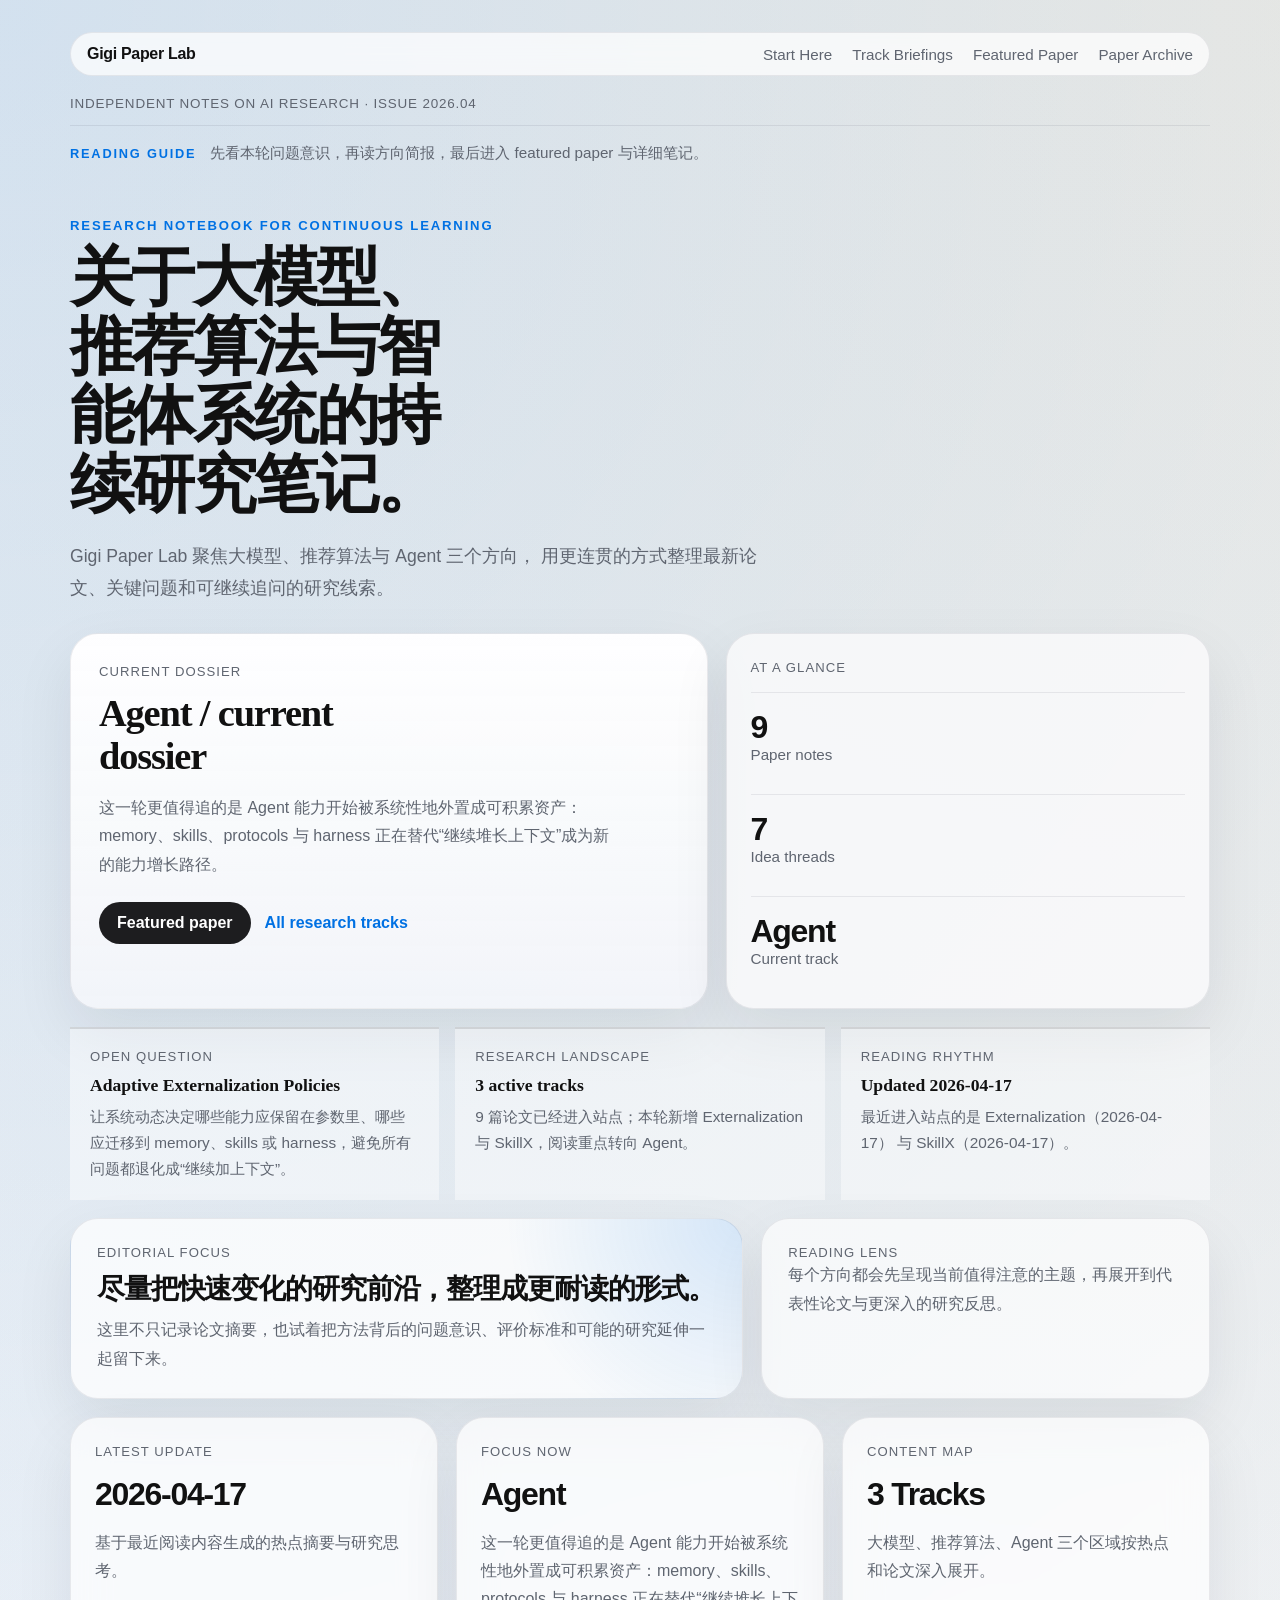
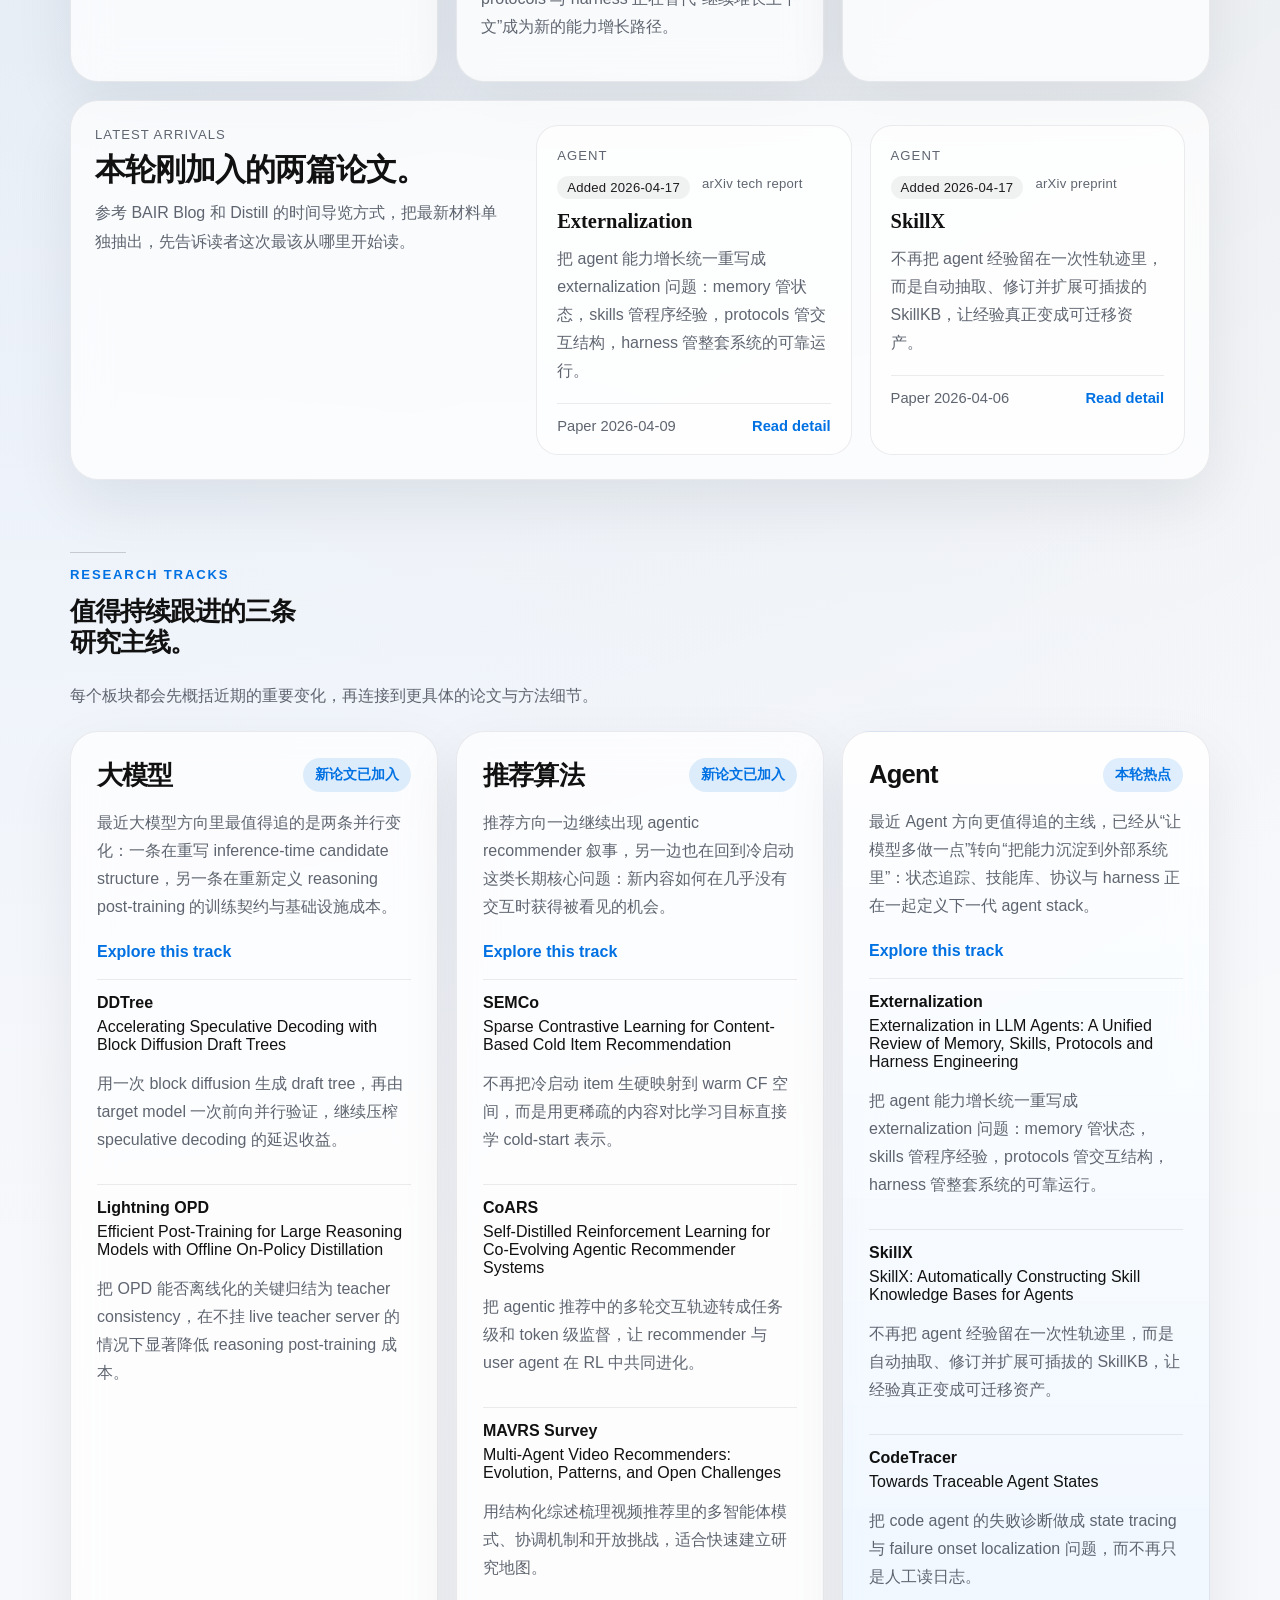
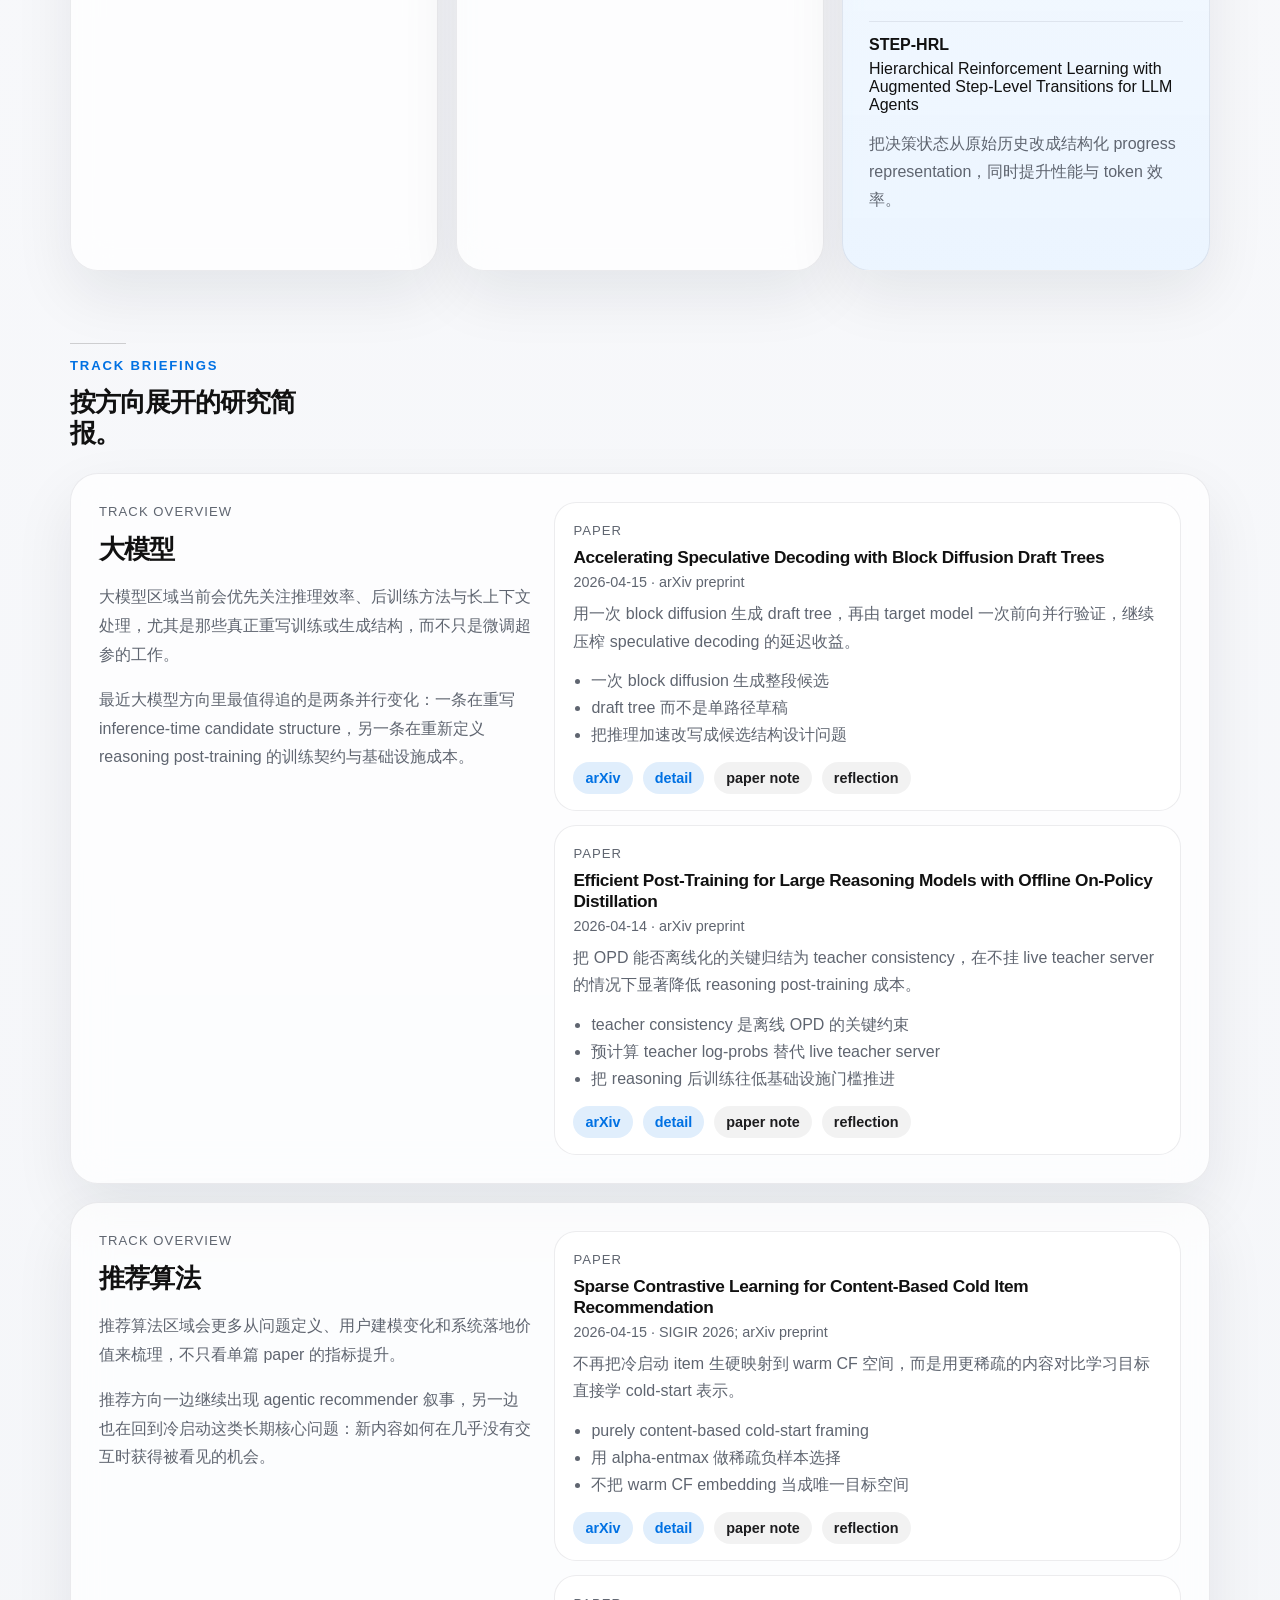
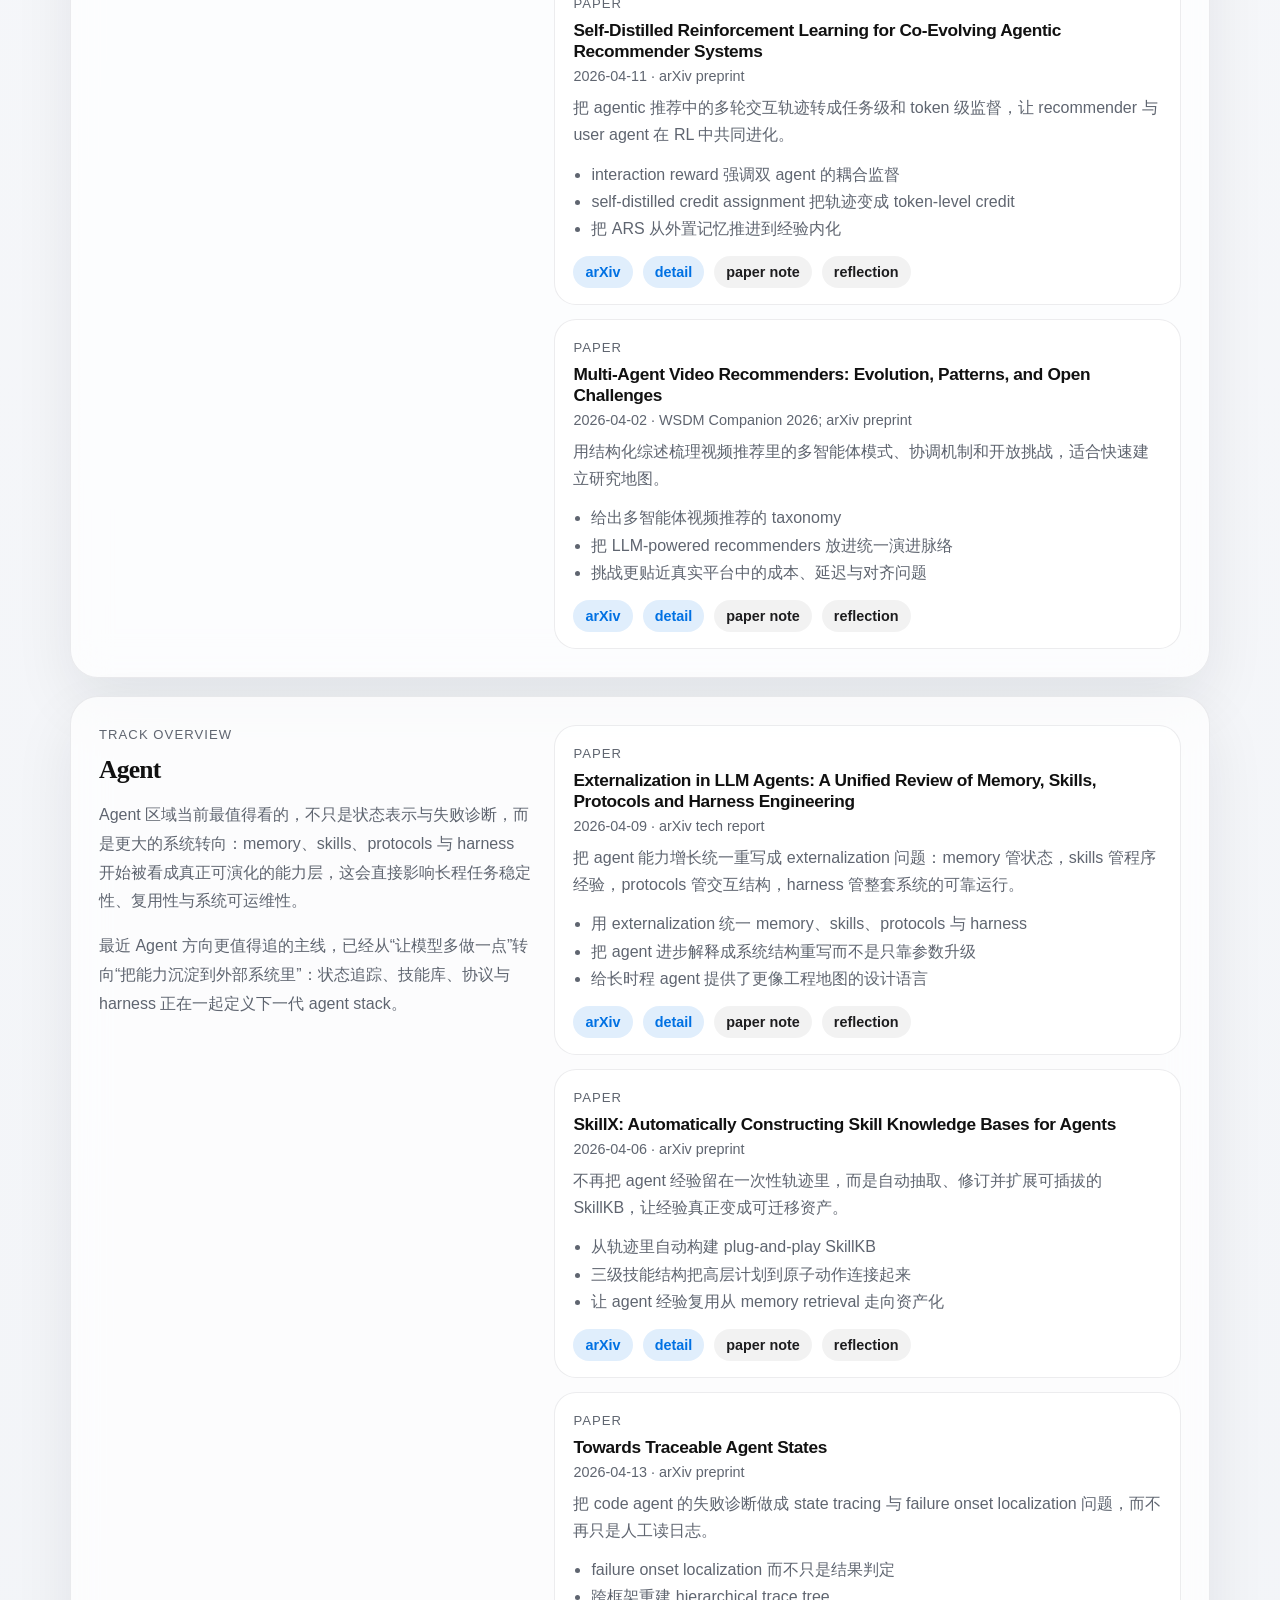
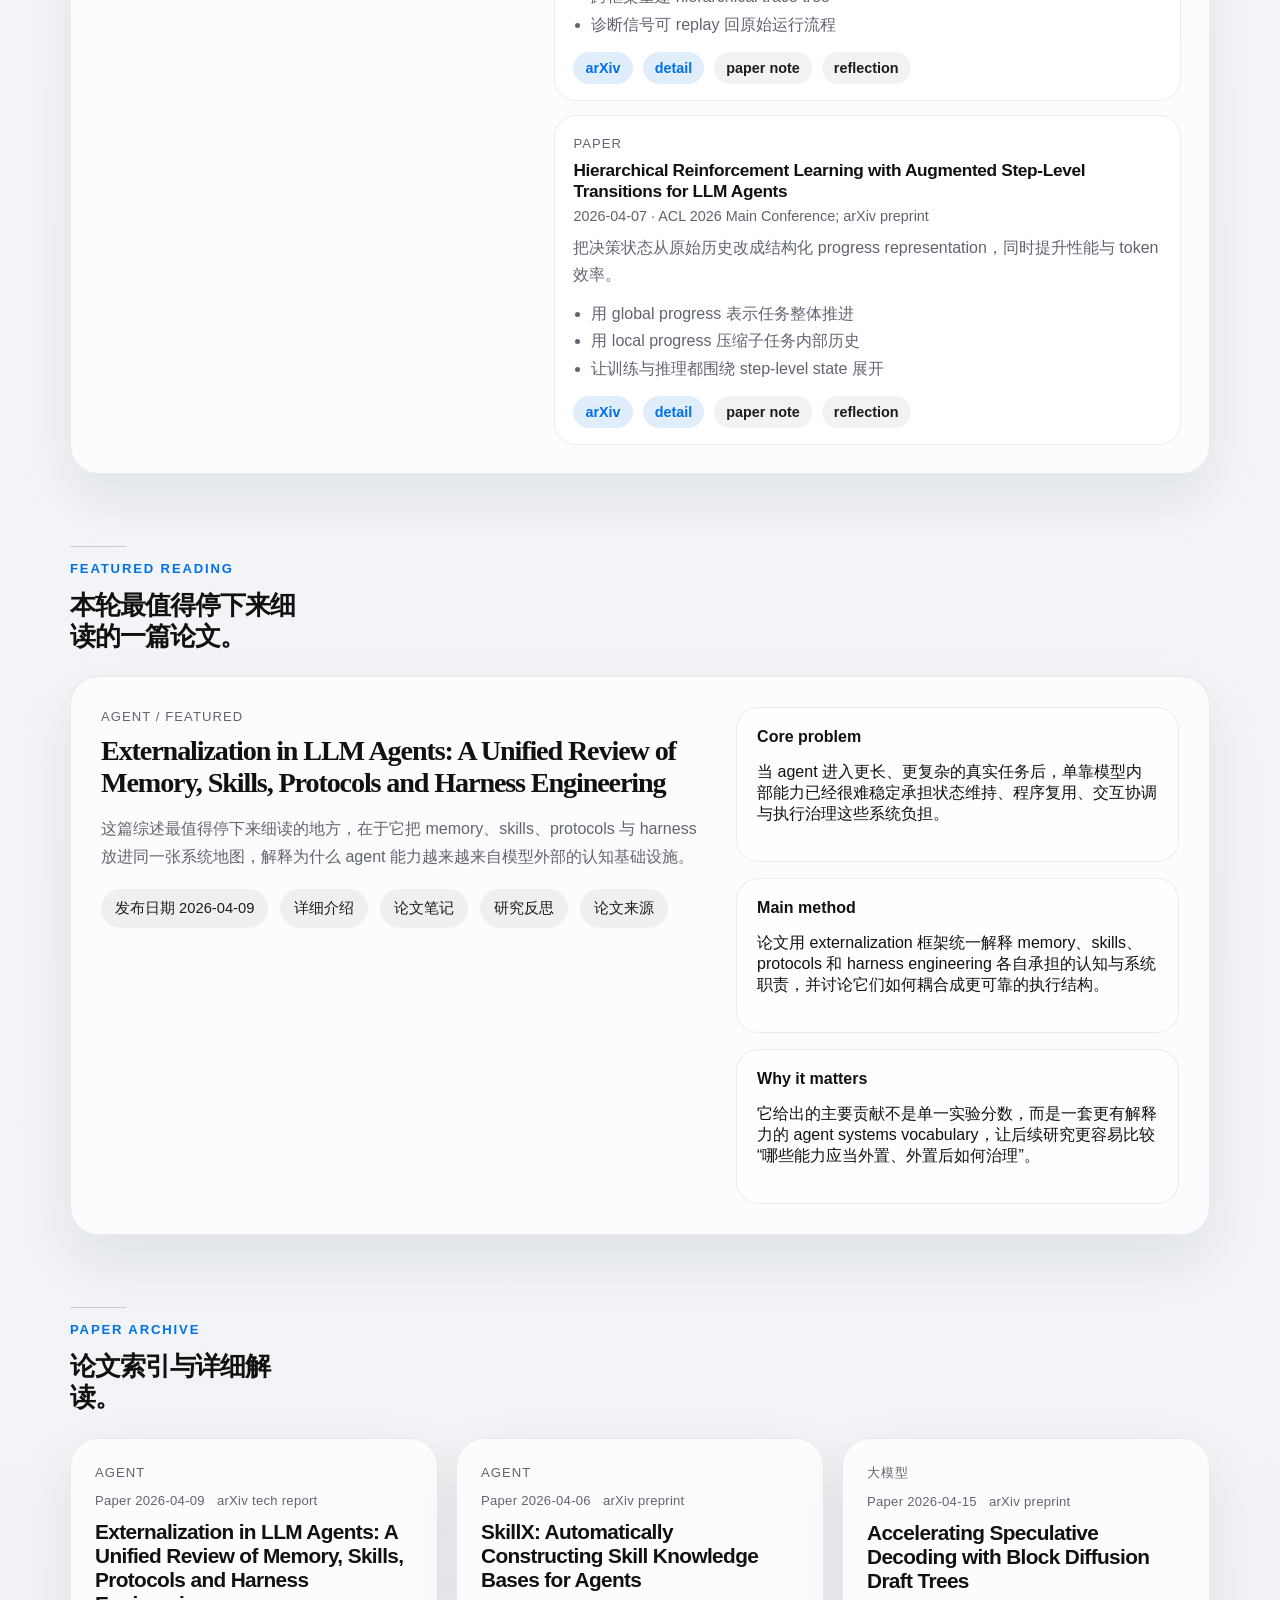
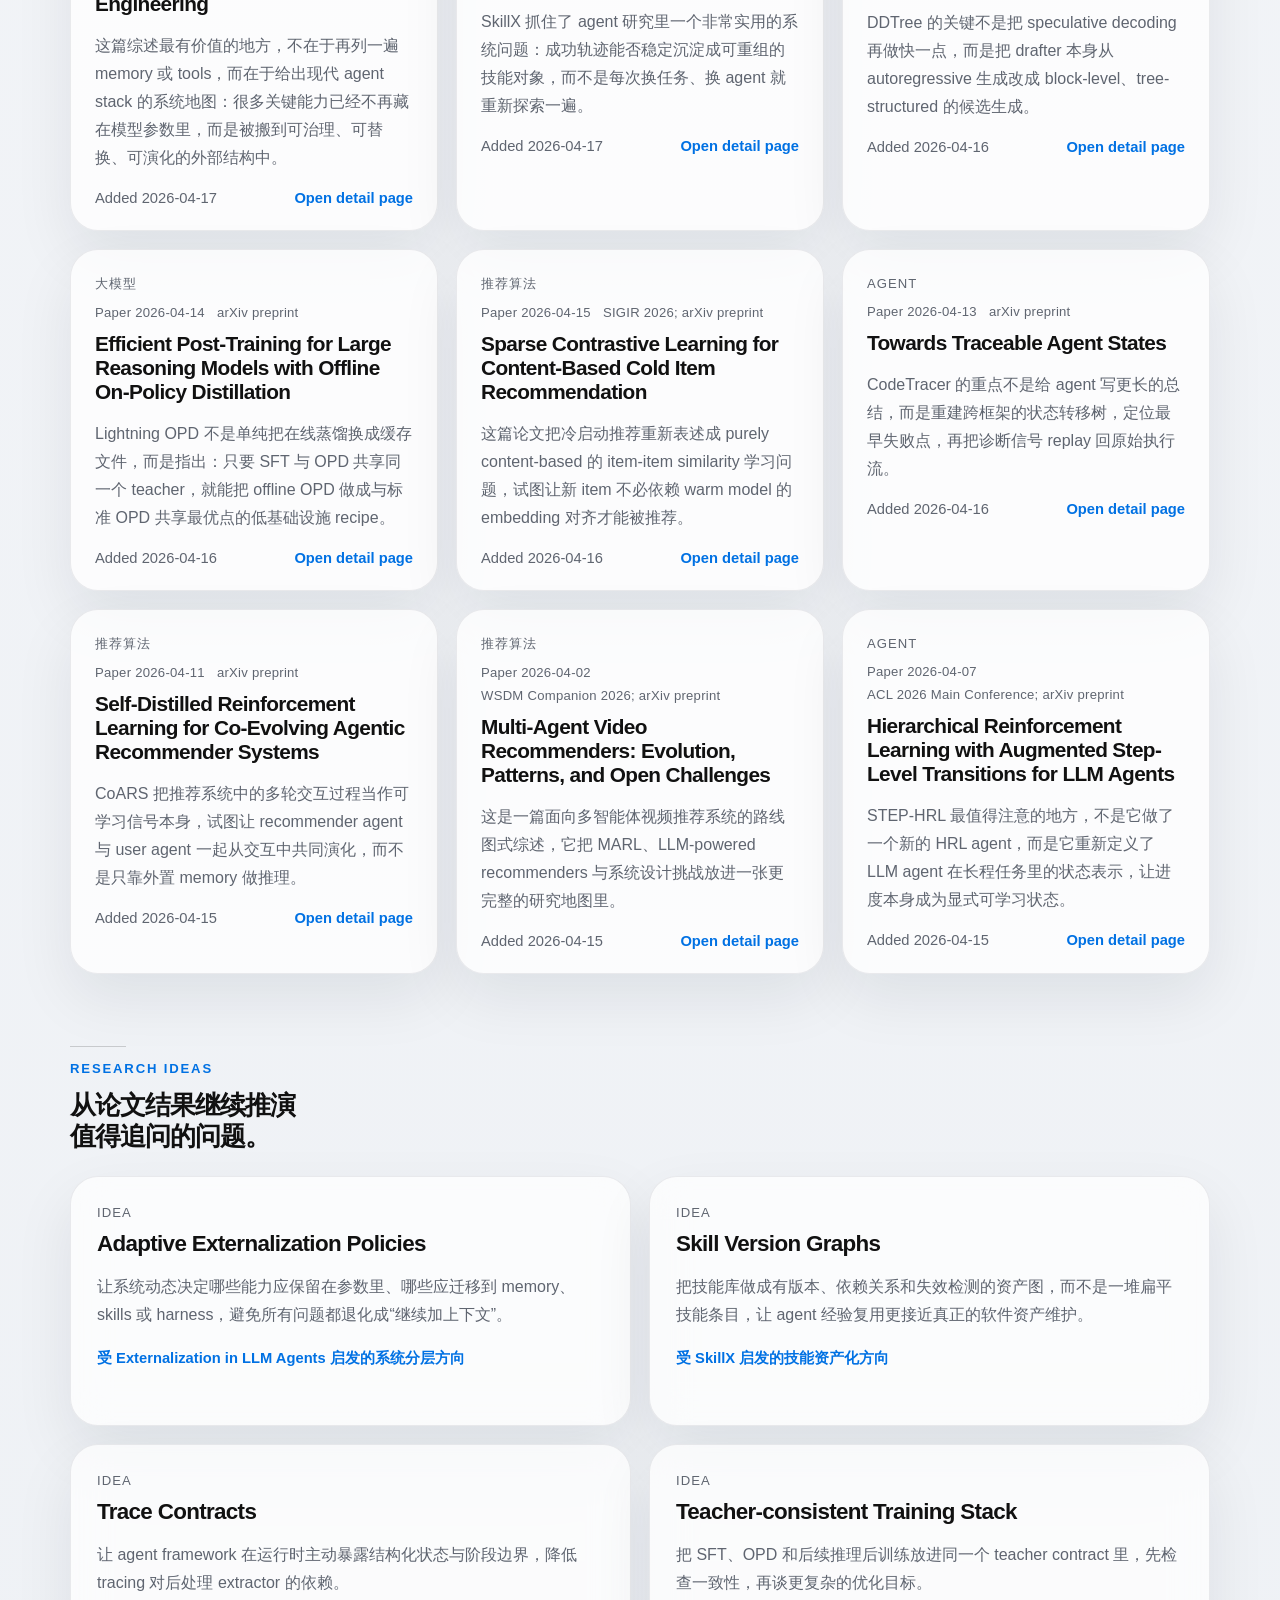
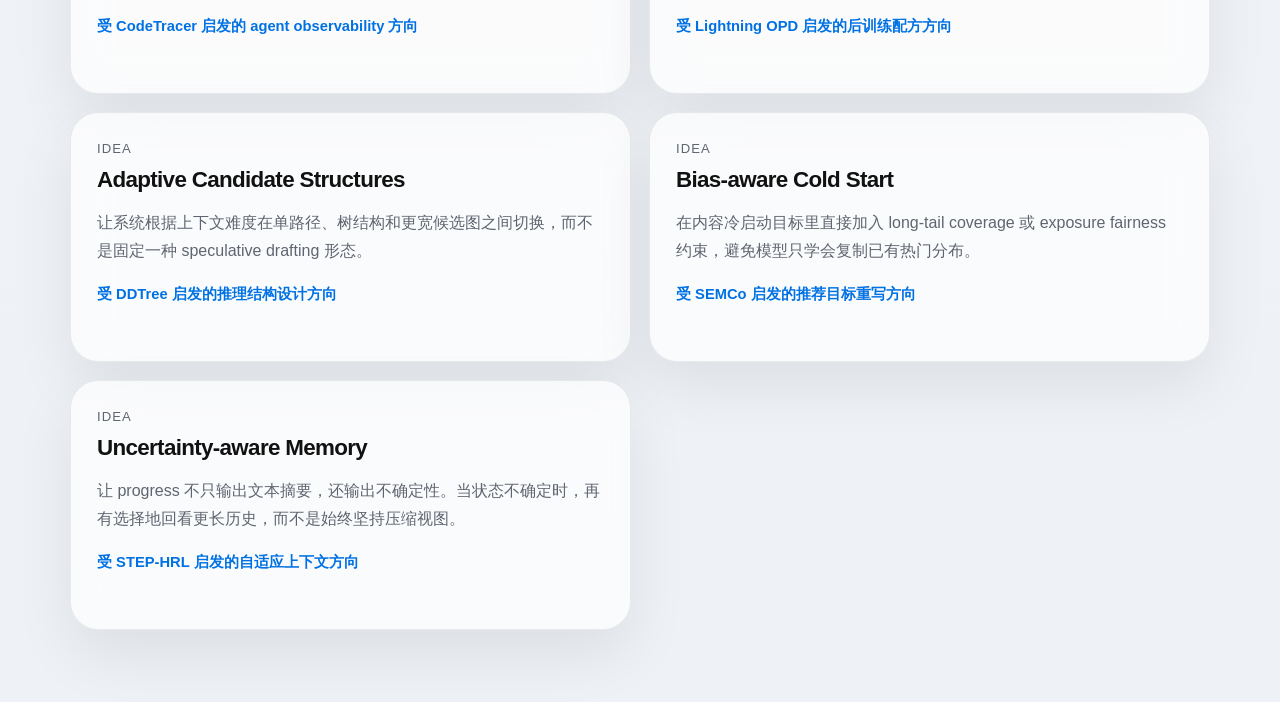
<file: paper_site/index.html>
<!DOCTYPE html>
<html lang="zh-CN">
  <head>
    <meta charset="UTF-8" />
    <meta name="viewport" content="width=device-width, initial-scale=1.0" />
    <title>Gigi Paper Lab</title>
    <meta
      name="description"
      content="跟随 Gigi 阅读大模型、推荐算法与 Agent 方向的热点论文，并查看持续沉淀的研究想法。"
    />
    <link rel="stylesheet" href="./assets/styles.css" />
    <link rel="icon" href="data:," />
  </head>
  <body>
    <div class="page-shell">
      <a class="skip-link" href="#main-content">Skip to Main Content</a>
      <header class="hero">
        <nav class="topbar">
          <div class="brand">Gigi Paper Lab</div>
          <div class="topbar-links">
            <a href="#overview">Start Here</a>
            <a href="#briefings">Track Briefings</a>
            <a href="#featured-paper-section">Featured Paper</a>
            <a href="#paper-archive">Paper Archive</a>
          </div>
        </nav>
        <div class="masthead-meta">Independent notes on AI research · Issue 2026.04</div>
        <div class="reading-guide">
          <span>Reading guide</span>
          <p>先看本轮问题意识，再读方向简报，最后进入 featured paper 与详细笔记。</p>
        </div>

        <div class="hero-copy">
          <p class="eyebrow">Research notebook for continuous learning</p>
          <h1>关于大模型、推荐算法与智能体系统的持续研究笔记。</h1>
          <p class="hero-text">
            Gigi Paper Lab 聚焦大模型、推荐算法与 Agent 三个方向，
            用更连贯的方式整理最新论文、关键问题和可继续追问的研究线索。
          </p>
        </div>

        <section class="hero-stage">
          <article class="hero-stage-panel hero-stage-primary">
            <span class="panel-label">Current dossier</span>
            <h2 id="hero-stage-title">本期研究重点。</h2>
            <p id="hero-stage-copy">
              最新一轮阅读会把热点变化、代表论文和研究方向重新整理成可学习路径。
            </p>
            <div class="hero-stage-actions">
              <a class="cta-button" href="#featured-paper">Featured paper</a>
              <a class="cta-link" href="#tracks">All research tracks</a>
            </div>
          </article>
          <article class="hero-stage-panel hero-stage-side">
            <span class="panel-label">At a glance</span>
            <div class="pulse-grid">
              <div class="pulse-item">
                <strong id="pulse-papers">0</strong>
                <span>Paper notes</span>
              </div>
              <div class="pulse-item">
                <strong id="pulse-ideas">0</strong>
                <span>Idea threads</span>
              </div>
              <div class="pulse-item">
                <strong id="pulse-focus">Agent</strong>
                <span>Current track</span>
              </div>
            </div>
          </article>
        </section>

        <section class="journal-strip" id="overview">
          <article class="journal-card">
            <span class="panel-label">Open question</span>
            <h3 id="journal-question-title">Loading…</h3>
            <p id="journal-question-copy">Loading…</p>
          </article>
          <article class="journal-card">
            <span class="panel-label">Research landscape</span>
            <h3 id="journal-landscape-title">Loading…</h3>
            <p id="journal-landscape-copy">Loading…</p>
          </article>
          <article class="journal-card">
            <span class="panel-label">Reading rhythm</span>
            <h3 id="journal-rhythm-title">Loading…</h3>
            <p id="journal-rhythm-copy">Loading…</p>
          </article>
        </section>

        <section class="story-band">
          <article class="story-tile story-primary">
            <span class="panel-label">Editorial focus</span>
            <h2>尽量把快速变化的研究前沿，整理成更耐读的形式。</h2>
            <p>
              这里不只记录论文摘要，也试着把方法背后的问题意识、评价标准和可能的研究延伸一起留下来。
            </p>
          </article>
          <article class="story-tile">
            <span class="panel-label">Reading lens</span>
            <p>
              每个方向都会先呈现当前值得注意的主题，再展开到代表性论文与更深入的研究反思。
            </p>
          </article>
        </section>

        <section class="hero-panels">
          <article class="glass-panel stat-panel">
            <span class="panel-label">Latest update</span>
            <strong id="latest-update">2026-04-15</strong>
            <p>基于最近阅读内容生成的热点摘要与研究思考。</p>
          </article>
          <article class="glass-panel stat-panel">
            <span class="panel-label">Focus now</span>
            <strong id="focus-track">Agent</strong>
            <p id="focus-summary">重新思考 Agent 的状态表示与长程任务进度建模。</p>
          </article>
          <article class="glass-panel stat-panel">
            <span class="panel-label">Content map</span>
            <strong>3 Tracks</strong>
            <p>大模型、推荐算法、Agent 三个区域按热点和论文深入展开。</p>
          </article>
        </section>

        <section class="latest-arrivals glass-panel" id="latest-arrivals">
          <div class="latest-arrivals-copy">
            <span class="panel-label">Latest arrivals</span>
            <h2>本轮刚加入的两篇论文。</h2>
            <p>参考 BAIR Blog 和 Distill 的时间导览方式，把最新材料单独抽出，先告诉读者这次最该从哪里开始读。</p>
          </div>
          <div class="latest-arrivals-list" id="latest-arrivals-list"></div>
        </section>
      </header>

      <main id="main-content">
        <section class="section-block" id="tracks">
          <div class="section-heading">
            <p class="eyebrow">Research tracks</p>
            <h2>值得持续跟进的三条研究主线。</h2>
          </div>
          <div class="section-copy">
            每个板块都会先概括近期的重要变化，再连接到更具体的论文与方法细节。
          </div>
          <div class="tracks-grid" id="tracks-grid"></div>
        </section>

        <section class="section-block" id="briefings">
          <div class="section-heading">
            <p class="eyebrow">Track briefings</p>
            <h2>按方向展开的研究简报。</h2>
          </div>
          <div class="track-detail-stack" id="track-detail-stack"></div>
        </section>

        <section class="section-block" id="featured-paper-section">
          <div class="section-heading">
            <p class="eyebrow">Featured reading</p>
            <h2>本轮最值得停下来细读的一篇论文。</h2>
          </div>
          <div id="featured-paper"></div>
        </section>

        <section class="section-block" id="paper-archive">
          <div class="section-heading">
            <p class="eyebrow">Paper archive</p>
            <h2>论文索引与详细解读。</h2>
          </div>
          <div class="paper-library" id="paper-library"></div>
        </section>

        <section class="section-block" id="ideas">
          <div class="section-heading">
            <p class="eyebrow">Research ideas</p>
            <h2>从论文结果继续推演值得追问的问题。</h2>
          </div>
          <div class="ideas-grid" id="ideas-grid"></div>
        </section>
      </main>
    </div>

    <script src="./assets/content.js"></script>
    <script src="./assets/app.js"></script>
  </body>
</html>
</file>
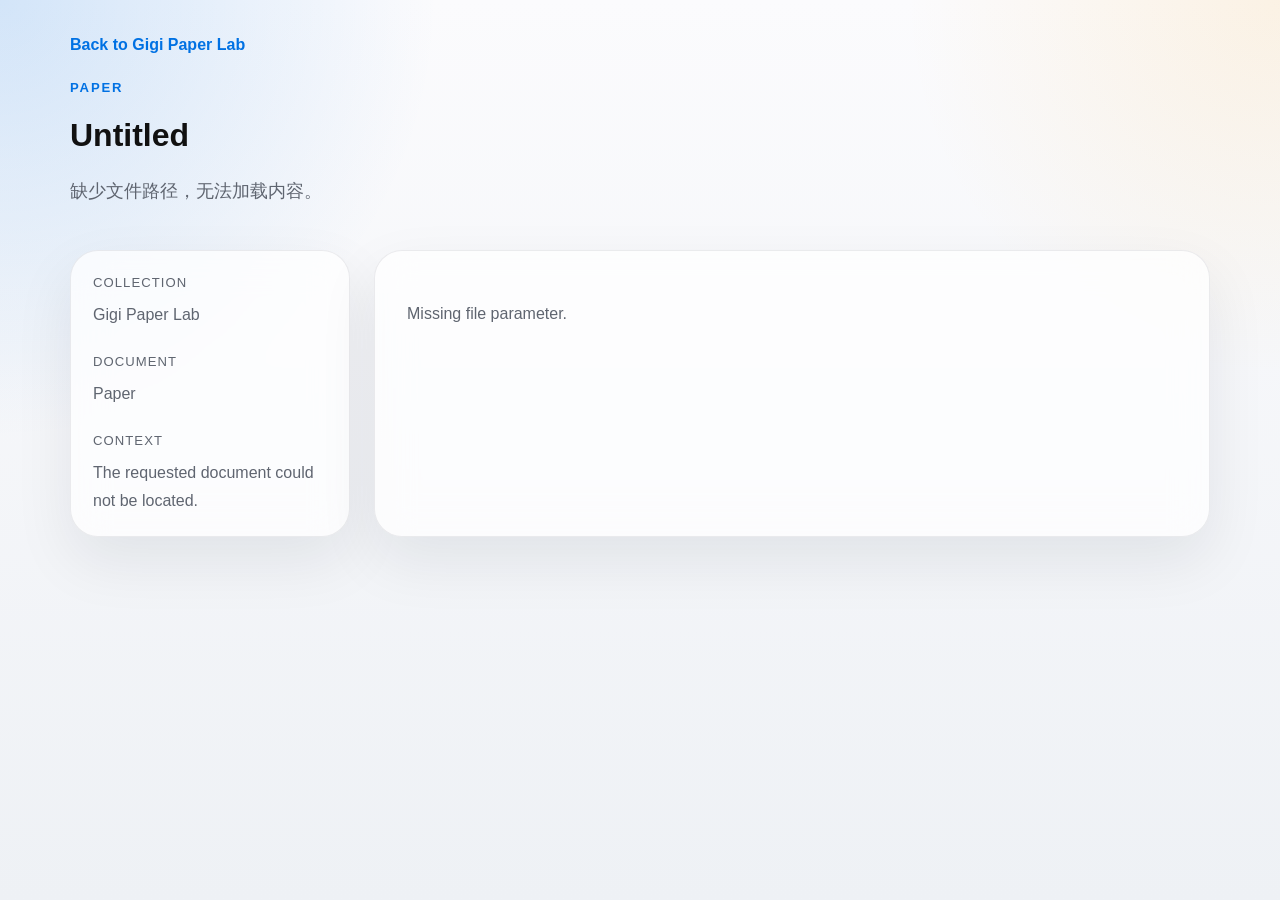
<file: reader.html>
<!DOCTYPE html>
<html lang="zh-CN">
  <head>
    <meta charset="UTF-8" />
    <meta name="viewport" content="width=device-width, initial-scale=1.0" />
    <title>Gigi Paper Lab Reader</title>
    <meta
      name="description"
      content="在线阅读 Gigi Paper Lab 的论文笔记与 reflection。"
    />
    <link rel="stylesheet" href="./assets/styles.css" />
    <link rel="icon" href="data:," />
  </head>
  <body class="reader-body">
    <div class="page-shell reader-shell">
      <header class="reader-header">
        <a class="reader-back" href="./index.html">Back to Gigi Paper Lab</a>
        <div class="reader-hero">
          <span class="eyebrow" id="reader-kind">Paper</span>
          <h1 id="reader-title">Loading…</h1>
          <p class="hero-text" id="reader-subtitle">正在载入内容。</p>
          <div class="feature-meta" id="reader-links"></div>
        </div>
      </header>

      <main class="reader-layout">
        <aside class="reader-sidebar glass-panel">
          <div class="reader-sidebar-block">
            <span class="meta-label">Collection</span>
            <p id="reader-track">Gigi Paper Lab</p>
          </div>
          <div class="reader-sidebar-block">
            <span class="meta-label">Document</span>
            <p id="reader-document">Loading…</p>
          </div>
          <div class="reader-sidebar-block">
            <span class="meta-label">Context</span>
            <p id="reader-context">正在整理阅读上下文。</p>
          </div>
        </aside>

        <article class="reader-article glass-panel" id="reader-content">
          <p>Loading content…</p>
        </article>
      </main>
    </div>

    <script src="./assets/reader.js"></script>
  </body>
</html>
</file>
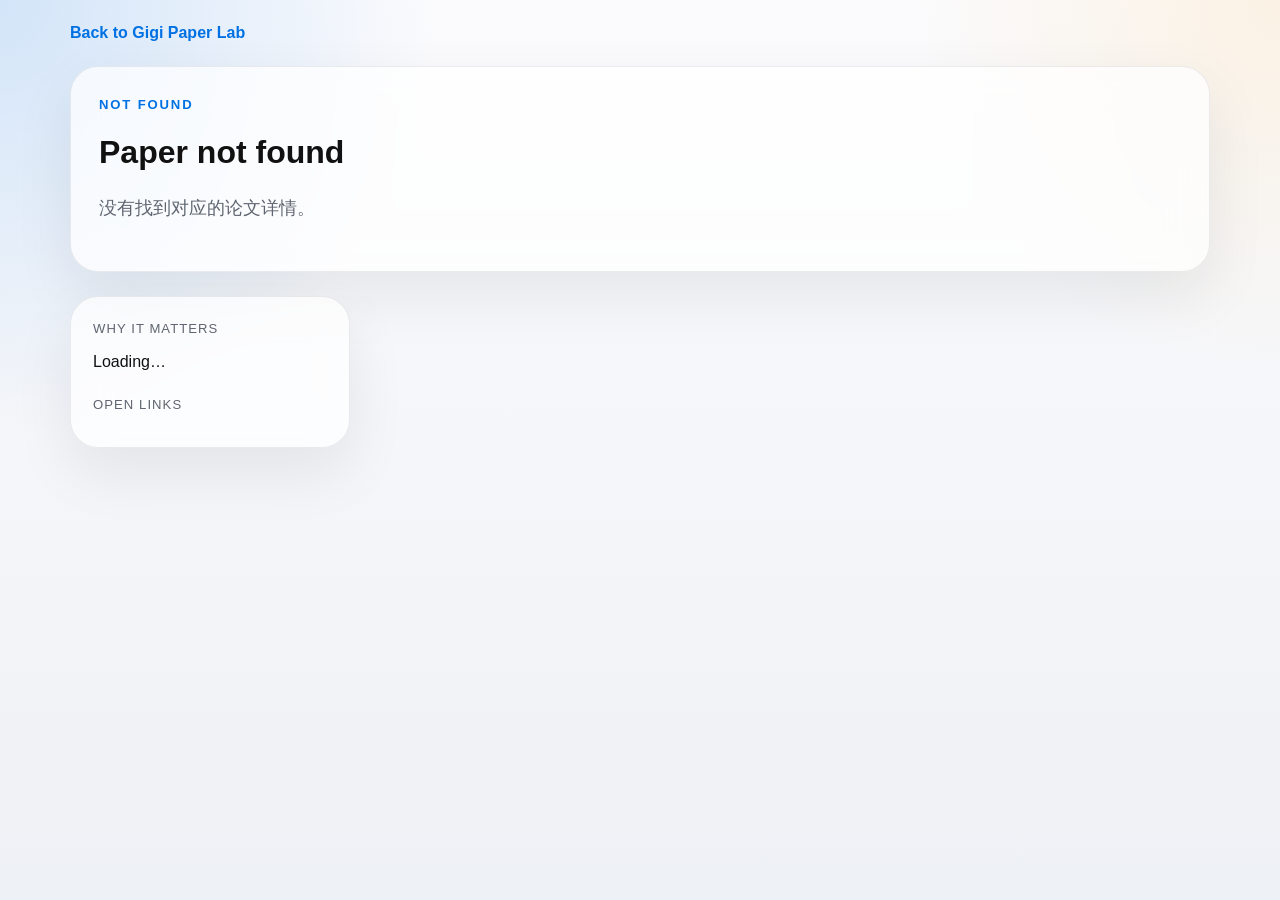
<file: paper_site/paper.html>
<!DOCTYPE html>
<html lang="zh-CN">
  <head>
    <meta charset="UTF-8" />
    <meta name="viewport" content="width=device-width, initial-scale=1.0" />
    <title>Gigi Paper Lab Paper</title>
    <meta
      name="description"
      content="查看 Gigi Paper Lab 对单篇论文的详细介绍。"
    />
    <link rel="stylesheet" href="./assets/styles.css" />
    <link rel="icon" href="data:," />
  </head>
  <body class="paper-body">
    <div class="page-shell paper-shell">
      <header class="paper-header">
        <a class="reader-back" href="./index.html">Back to Gigi Paper Lab</a>
        <div class="paper-hero glass-panel">
          <div class="paper-hero-copy">
            <span class="eyebrow" id="paper-track">Track</span>
            <h1 id="paper-title">Loading…</h1>
            <p class="hero-text" id="paper-overview">正在载入论文内容。</p>
            <div class="feature-meta" id="paper-meta"></div>
          </div>
        </div>
      </header>

      <main class="paper-layout">
        <aside class="paper-sidebar glass-panel">
          <div class="reader-sidebar-block">
            <span class="meta-label">Why it matters</span>
            <p id="paper-takeaway">Loading…</p>
          </div>
          <div class="reader-sidebar-block">
            <span class="meta-label">Open links</span>
            <div class="sidebar-links" id="paper-links"></div>
          </div>
        </aside>

        <section class="paper-sections" id="paper-sections"></section>
      </main>
    </div>

    <script src="./assets/content.js"></script>
    <script src="./assets/paper.js"></script>
  </body>
</html>
</file>
<file: paper_site/assets/styles.css>
:root {
  --bg: #f5f5f7;
  --panel: rgba(255, 255, 255, 0.72);
  --panel-strong: rgba(255, 255, 255, 0.88);
  --line: rgba(15, 23, 42, 0.08);
  --text: #111111;
  --muted: #5f6570;
  --accent: #0071e3;
  --accent-soft: rgba(0, 113, 227, 0.12);
  --shadow: 0 24px 60px rgba(15, 23, 42, 0.08);
  --radius-xl: 28px;
  --radius-lg: 22px;
  --radius-md: 18px;
  --content-width: 1180px;
}

* {
  box-sizing: border-box;
}

html {
  scroll-behavior: smooth;
}

body {
  margin: 0;
  font-family: "SF Pro Display", "PingFang SC", "Helvetica Neue", sans-serif;
  color: var(--text);
  background:
    radial-gradient(circle at top left, rgba(0, 113, 227, 0.16), transparent 28%),
    radial-gradient(circle at top right, rgba(255, 159, 10, 0.1), transparent 24%),
    linear-gradient(180deg, #fbfbfd 0%, #eef1f5 100%);
}

a {
  color: inherit;
  text-decoration: none;
}

a:focus-visible {
  outline: 2px solid rgba(0, 113, 227, 0.45);
  outline-offset: 3px;
}

.skip-link {
  position: absolute;
  left: 20px;
  top: -48px;
  padding: 10px 14px;
  border-radius: 999px;
  background: #1d1d1f;
  color: white;
  z-index: 20;
}

.skip-link:focus-visible {
  top: 12px;
}

.page-shell {
  width: min(100%, var(--content-width));
  margin: 0 auto;
  padding: 24px 20px 72px;
}

.topbar {
  display: flex;
  align-items: center;
  justify-content: space-between;
  gap: 16px;
  position: sticky;
  top: 12px;
  z-index: 10;
  padding: 12px 16px;
  margin-bottom: 18px;
  border: 1px solid rgba(15, 23, 42, 0.08);
  border-radius: 999px;
  background: rgba(255, 255, 255, 0.72);
  backdrop-filter: blur(16px);
}

.brand {
  font-size: 1rem;
  font-weight: 700;
  letter-spacing: -0.02em;
}

.topbar-links {
  display: flex;
  gap: 20px;
  color: var(--muted);
  font-size: 0.95rem;
}

.masthead-meta {
  padding-top: 2px;
  color: var(--muted);
  font-size: 0.84rem;
  letter-spacing: 0.06em;
  text-transform: uppercase;
}

.reading-guide {
  display: flex;
  align-items: baseline;
  gap: 14px;
  margin-top: 14px;
  margin-bottom: 10px;
  padding-top: 14px;
  border-top: 1px solid rgba(15, 23, 42, 0.08);
}

.reading-guide span {
  flex: 0 0 auto;
  color: var(--accent);
  font-size: 0.8rem;
  font-weight: 700;
  letter-spacing: 0.14em;
  text-transform: uppercase;
}

.reading-guide p {
  margin: 0;
  max-width: 72ch;
  color: var(--muted);
  line-height: 1.7;
  font-size: 0.95rem;
}

.hero {
  padding-top: 8px;
}

.hero-copy {
  padding: 42px 0 28px;
}

.eyebrow {
  margin: 0 0 10px;
  color: var(--accent);
  font-size: 0.82rem;
  font-weight: 700;
  letter-spacing: 0.14em;
  text-transform: uppercase;
}

.hero h1,
.section-heading h2 {
  margin: 0;
  letter-spacing: -0.04em;
}

.hero h1 {
  max-width: 13ch;
  font-family: "Iowan Old Style", "Palatino Linotype", Georgia, serif;
  font-size: clamp(2.45rem, 5vw, 4rem);
  line-height: 1.08;
  font-weight: 600;
  text-wrap: balance;
}

.hero-text {
  max-width: 720px;
  margin: 22px 0 0;
  color: var(--muted);
  font-size: 1.1rem;
  line-height: 1.8;
}

.hero-panels,
.tracks-grid,
.ideas-grid,
.story-band,
.track-detail-stack,
.hero-stage,
.paper-library,
.latest-arrivals-list {
  display: grid;
  gap: 18px;
}

.hero-stage {
  grid-template-columns: 1.25fr 0.95fr;
  margin-bottom: 18px;
}

.hero-stage-panel {
  border-radius: var(--radius-xl);
  border: 1px solid var(--line);
  box-shadow: var(--shadow);
}

.hero-stage-primary {
  padding: 28px;
  background:
    linear-gradient(180deg, rgba(255, 255, 255, 0.96), rgba(244, 246, 250, 0.9));
}

.hero-stage-primary h2 {
  margin: 12px 0 12px;
  max-width: 14ch;
  font-family: "Iowan Old Style", "Palatino Linotype", Georgia, serif;
  font-size: clamp(1.8rem, 3vw, 2.7rem);
  line-height: 1.12;
  letter-spacing: -0.03em;
  font-weight: 600;
}

.hero-stage-primary p {
  max-width: 58ch;
  color: var(--muted);
  line-height: 1.8;
}

.hero-stage-actions {
  display: flex;
  flex-wrap: wrap;
  gap: 14px;
  margin-top: 22px;
}

.cta-button {
  display: inline-flex;
  align-items: center;
  justify-content: center;
  padding: 12px 18px;
  border-radius: 999px;
  background: #1d1d1f;
  color: white;
  font-weight: 600;
}

.cta-link {
  display: inline-flex;
  align-items: center;
  color: var(--accent);
  font-weight: 600;
}

.hero-stage-side {
  padding: 24px;
  background: rgba(250, 250, 252, 0.82);
}

.pulse-grid {
  display: grid;
  gap: 14px;
  margin-top: 16px;
}

.pulse-item {
  padding: 16px 0;
  border-top: 1px solid var(--line);
}

.pulse-item strong {
  display: block;
  font-size: 2rem;
  letter-spacing: -0.04em;
}

.pulse-item span {
  color: var(--muted);
  font-size: 0.95rem;
}

.journal-strip {
  display: grid;
  grid-template-columns: repeat(3, minmax(0, 1fr));
  gap: 16px;
  margin-bottom: 18px;
}

.journal-card {
  padding: 18px 20px;
  border-top: 2px solid rgba(17, 17, 17, 0.12);
  background: rgba(255, 255, 255, 0.42);
}

.journal-card h3 {
  margin: 10px 0 8px;
  font-family: "Iowan Old Style", "Palatino Linotype", Georgia, serif;
  font-size: 1.1rem;
  font-weight: 600;
}

.journal-card p {
  margin: 0;
  color: var(--muted);
  line-height: 1.7;
  font-size: 0.96rem;
}

.story-band {
  grid-template-columns: 1.35fr 0.9fr;
  margin-bottom: 18px;
}

.story-tile {
  padding: 24px 26px;
  border-radius: var(--radius-xl);
  border: 1px solid var(--line);
  background: rgba(255, 255, 255, 0.64);
  box-shadow: var(--shadow);
}

.story-tile h2 {
  margin: 12px 0 12px;
  font-family: "Iowan Old Style", "Palatino Linotype", Georgia, serif;
  font-size: clamp(1.4rem, 2.2vw, 2rem);
  line-height: 1.12;
  letter-spacing: -0.04em;
  font-weight: 600;
}

.story-tile p {
  margin: 0;
  color: var(--muted);
  line-height: 1.8;
}

.story-primary {
  background:
    radial-gradient(circle at top right, rgba(0, 113, 227, 0.14), transparent 34%),
    rgba(255, 255, 255, 0.72);
}

.hero-panels {
  grid-template-columns: repeat(3, minmax(0, 1fr));
}

.latest-arrivals {
  display: grid;
  grid-template-columns: 0.9fr 1.4fr;
  gap: 24px;
  margin-top: 18px;
  padding: 24px;
  border-radius: var(--radius-xl);
}

.latest-arrivals-copy h2 {
  margin: 10px 0 12px;
  font-family: "Iowan Old Style", "Palatino Linotype", Georgia, serif;
  font-size: clamp(1.5rem, 2.4vw, 2.2rem);
  line-height: 1.12;
  letter-spacing: -0.03em;
  font-weight: 600;
}

.latest-arrivals-copy p {
  margin: 0;
  color: var(--muted);
  line-height: 1.8;
}

.latest-arrivals-list {
  grid-template-columns: repeat(2, minmax(0, 1fr));
}

.latest-arrival-card {
  padding: 20px;
  border-radius: var(--radius-lg);
  border: 1px solid var(--line);
  background: rgba(255, 255, 255, 0.62);
}

.latest-arrival-card h3 {
  margin: 10px 0 10px;
  font-family: "Iowan Old Style", "Palatino Linotype", Georgia, serif;
  font-size: 1.28rem;
  line-height: 1.25;
}

.latest-arrival-card p {
  margin: 0;
  color: var(--muted);
  line-height: 1.75;
}

.latest-arrival-meta,
.paper-kicker {
  display: flex;
  flex-wrap: wrap;
  gap: 8px 12px;
  margin-top: 12px;
  color: var(--muted);
  font-size: 0.82rem;
  letter-spacing: 0.02em;
}

.latest-arrival-chip {
  padding: 4px 10px;
  border-radius: 999px;
  background: rgba(17, 17, 17, 0.05);
  color: #1d1d1f;
}

.latest-arrival-footer {
  display: flex;
  align-items: center;
  justify-content: space-between;
  gap: 12px;
  margin-top: 18px;
  padding-top: 14px;
  border-top: 1px solid var(--line);
  color: var(--muted);
  font-size: 0.92rem;
}

.glass-panel,
.track-card,
.feature-card,
.idea-card {
  background: var(--panel);
  border: 1px solid var(--line);
  backdrop-filter: blur(18px);
  -webkit-backdrop-filter: blur(18px);
  box-shadow: var(--shadow);
}

.stat-panel,
.track-card,
.feature-card,
.idea-card {
  border-radius: var(--radius-xl);
}

.stat-panel {
  min-height: 180px;
  padding: 24px;
}

.panel-label,
.meta-label {
  display: inline-block;
  color: var(--muted);
  font-size: 0.82rem;
  letter-spacing: 0.08em;
  text-transform: uppercase;
}

.stat-panel strong {
  display: block;
  margin-top: 16px;
  font-size: 2rem;
  letter-spacing: -0.04em;
}

.stat-panel p,
.track-card p,
.feature-copy p,
.idea-card p {
  color: var(--muted);
  line-height: 1.75;
}

.section-block {
  padding-top: 72px;
}

.section-heading {
  margin-bottom: 24px;
}

.section-heading h2 {
  font-family: "Iowan Old Style", "Palatino Linotype", Georgia, serif;
  font-size: clamp(1.35rem, 2vw, 1.8rem);
  max-width: 18ch;
  line-height: 1.22;
  font-weight: 600;
}

.section-heading {
  display: grid;
  grid-template-columns: minmax(0, 1fr);
  gap: 4px;
}

.section-heading::before {
  content: "";
  width: 56px;
  height: 1px;
  margin-bottom: 10px;
  background: rgba(17, 17, 17, 0.18);
}

.section-copy {
  max-width: 62ch;
  margin-bottom: 20px;
  color: var(--muted);
  line-height: 1.8;
}

.tracks-grid {
  grid-template-columns: repeat(3, minmax(0, 1fr));
}

.track-card {
  padding: 26px;
  min-height: 340px;
}

.track-card.active {
  background: linear-gradient(180deg, var(--panel-strong), rgba(234, 244, 255, 0.92));
}

.track-header {
  display: flex;
  align-items: center;
  justify-content: space-between;
  gap: 12px;
}

.track-title {
  margin: 0;
  font-size: 1.6rem;
  letter-spacing: -0.03em;
}

.track-chip {
  padding: 8px 12px;
  border-radius: 999px;
  background: var(--accent-soft);
  color: var(--accent);
  font-size: 0.85rem;
  font-weight: 600;
}

.paper-list {
  margin: 18px 0 0;
  padding: 0;
  list-style: none;
}

.paper-list li {
  padding: 14px 0;
  border-top: 1px solid var(--line);
}

.paper-list strong {
  display: block;
  margin-bottom: 6px;
  font-size: 1rem;
}

.track-detail-stack {
  grid-template-columns: 1fr;
}

.track-detail-card {
  display: grid;
  grid-template-columns: 0.82fr 1.18fr;
  gap: 20px;
  padding: 28px;
  border-radius: var(--radius-xl);
  border: 1px solid var(--line);
  background: var(--panel);
  backdrop-filter: blur(18px);
  -webkit-backdrop-filter: blur(18px);
  box-shadow: var(--shadow);
}

.track-detail-copy h3 {
  margin: 12px 0 10px;
  font-family: "Iowan Old Style", "Palatino Linotype", Georgia, serif;
  font-size: clamp(1.35rem, 2vw, 1.7rem);
  letter-spacing: -0.03em;
  font-weight: 600;
}

.track-detail-copy p {
  color: var(--muted);
  line-height: 1.8;
}

.track-detail-papers {
  display: grid;
  gap: 14px;
}

.paper-card {
  padding: 18px 18px 16px;
  border-radius: var(--radius-lg);
  border: 1px solid var(--line);
  background: rgba(255, 255, 255, 0.76);
}

.paper-card h4 {
  margin: 8px 0 6px;
  font-size: 1.08rem;
  letter-spacing: -0.02em;
}

.paper-card p {
  margin: 0 0 12px;
  color: var(--muted);
  line-height: 1.7;
}

.paper-card ul {
  margin: 0 0 14px;
  padding-left: 18px;
  color: var(--muted);
  line-height: 1.7;
}

.paper-meta {
  margin-bottom: 10px;
  color: var(--muted);
  font-size: 0.9rem;
}

.paper-links {
  display: flex;
  flex-wrap: wrap;
  gap: 10px;
}

.track-link {
  margin-top: 6px;
}

.paper-link {
  padding: 8px 12px;
  border-radius: 999px;
  background: var(--accent-soft);
  color: var(--accent);
  font-size: 0.9rem;
  font-weight: 600;
}

.paper-link.secondary {
  background: rgba(17, 17, 17, 0.05);
  color: #1d1d1f;
}

.feature-card {
  display: grid;
  grid-template-columns: 1.25fr 0.9fr;
  gap: 20px;
  padding: 30px;
}

.feature-copy h3 {
  margin: 10px 0 14px;
  font-family: "Iowan Old Style", "Palatino Linotype", Georgia, serif;
  font-size: clamp(1.45rem, 2.2vw, 1.95rem);
  letter-spacing: -0.04em;
  font-weight: 600;
}

.feature-meta {
  display: flex;
  flex-wrap: wrap;
  gap: 12px;
  margin-top: 18px;
}

.meta-pill {
  padding: 10px 14px;
  border-radius: 999px;
  background: rgba(17, 17, 17, 0.05);
  color: #1d1d1f;
  font-size: 0.92rem;
}

.feature-aside {
  display: grid;
  gap: 16px;
}

.mini-panel {
  padding: 20px;
  border: 1px solid var(--line);
  border-radius: var(--radius-lg);
  background: rgba(255, 255, 255, 0.58);
}

.mini-panel h4 {
  margin: 0 0 10px;
  font-size: 1rem;
}

.mini-panel ul {
  margin: 0;
  padding-left: 18px;
  color: var(--muted);
  line-height: 1.7;
}

.ideas-grid {
  grid-template-columns: repeat(2, minmax(0, 1fr));
}

.idea-card {
  padding: 26px;
  min-height: 250px;
}

.idea-card h3 {
  margin: 10px 0 10px;
  font-size: 1.4rem;
  letter-spacing: -0.03em;
}

.idea-footer {
  margin-top: 20px;
  color: var(--accent);
  font-size: 0.92rem;
  font-weight: 600;
}

.paper-library {
  grid-template-columns: repeat(3, minmax(0, 1fr));
}

.paper-library-card {
  min-height: 260px;
  padding: 24px;
  border-radius: var(--radius-xl);
  border: 1px solid var(--line);
  background: rgba(255, 255, 255, 0.76);
  box-shadow: var(--shadow);
}

.paper-library-card h3 {
  margin: 12px 0 10px;
  font-size: 1.3rem;
  letter-spacing: -0.03em;
}

.paper-library-card p {
  color: var(--muted);
  line-height: 1.75;
}

.paper-library-footer {
  display: flex;
  align-items: center;
  justify-content: space-between;
  gap: 14px;
  margin-top: 18px;
  color: var(--muted);
  font-size: 0.92rem;
}

.paper-body {
  min-height: 100vh;
}

.paper-hero {
  padding: 28px;
  border-radius: var(--radius-xl);
}

.paper-layout {
  display: grid;
  grid-template-columns: 280px minmax(0, 1fr);
  gap: 24px;
  margin-top: 24px;
}

.paper-sidebar {
  align-self: start;
  padding: 22px;
  position: sticky;
  top: 20px;
  border-radius: var(--radius-xl);
}

.sidebar-links {
  display: grid;
  gap: 10px;
  margin-top: 12px;
}

.paper-sections {
  display: grid;
  gap: 18px;
}

.paper-section {
  padding: 26px;
  border-radius: var(--radius-xl);
  border: 1px solid var(--line);
  background: rgba(255, 255, 255, 0.78);
  box-shadow: var(--shadow);
}

.paper-section p {
  margin: 10px 0 0;
  color: var(--muted);
  line-height: 1.85;
}

.paper-section-emphasis {
  background:
    radial-gradient(circle at top right, rgba(0, 113, 227, 0.12), transparent 32%),
    rgba(255, 255, 255, 0.84);
}

.reader-body {
  min-height: 100vh;
}

.reader-shell {
  padding-bottom: 96px;
}

.reader-header {
  padding: 12px 0 24px;
}

.reader-back {
  display: inline-flex;
  margin-bottom: 24px;
  color: var(--accent);
  font-weight: 600;
}

.reader-layout {
  display: grid;
  grid-template-columns: 280px minmax(0, 1fr);
  gap: 24px;
}

.reader-sidebar,
.reader-article {
  border-radius: var(--radius-xl);
}

.reader-sidebar {
  align-self: start;
  padding: 22px;
  position: sticky;
  top: 20px;
}

.reader-sidebar-block + .reader-sidebar-block {
  margin-top: 24px;
}

.reader-sidebar p {
  margin: 10px 0 0;
  color: var(--muted);
  line-height: 1.7;
  overflow-wrap: break-word;
}

.reader-article {
  padding: 32px;
}

.reader-article h1,
.reader-article h2,
.reader-article h3 {
  letter-spacing: -0.03em;
}

.reader-article h1 {
  margin: 0 0 18px;
  font-size: clamp(2.1rem, 4vw, 3.2rem);
}

.reader-article h2 {
  margin: 30px 0 14px;
  font-size: 1.6rem;
}

.reader-article h3 {
  margin: 24px 0 12px;
  font-size: 1.2rem;
}

.reader-article p,
.reader-article li {
  color: var(--muted);
  line-height: 1.85;
}

.reader-article ul,
.reader-article ol {
  padding-left: 22px;
}

.reader-article pre {
  padding: 16px;
  overflow-x: auto;
  border-radius: var(--radius-lg);
  background: rgba(17, 17, 17, 0.05);
}

.reader-article code {
  font-family: "SF Mono", "Menlo", monospace;
}

@media (max-width: 980px) {
  .hero-stage,
  .journal-strip,
  .story-band,
  .hero-panels,
  .tracks-grid,
  .paper-library,
  .paper-layout,
  .track-detail-card,
  .reader-layout,
  .feature-card,
  .ideas-grid,
  .latest-arrivals {
    grid-template-columns: 1fr;
  }

  .latest-arrivals-list {
    grid-template-columns: 1fr;
  }

  .topbar {
    flex-direction: column;
    align-items: flex-start;
    border-radius: 24px;
  }

  .reader-sidebar {
    position: static;
  }

  .paper-sidebar {
    position: static;
  }
}

@media (max-width: 640px) {
  .page-shell {
    padding: 20px 14px 56px;
  }

  .topbar-links,
  .reading-guide {
    display: grid;
    gap: 8px;
  }

  .topbar-links {
    gap: 14px;
    font-size: 0.88rem;
  }

  .stat-panel,
  .track-card,
  .feature-card,
  .idea-card {
    border-radius: 22px;
  }
}
</file>
<file: assets/styles.css>
:root {
  --bg: #f5f5f7;
  --panel: rgba(255, 255, 255, 0.72);
  --panel-strong: rgba(255, 255, 255, 0.88);
  --line: rgba(15, 23, 42, 0.08);
  --text: #111111;
  --muted: #5f6570;
  --accent: #0071e3;
  --accent-soft: rgba(0, 113, 227, 0.12);
  --shadow: 0 24px 60px rgba(15, 23, 42, 0.08);
  --radius-xl: 28px;
  --radius-lg: 22px;
  --radius-md: 18px;
  --content-width: 1180px;
}

* {
  box-sizing: border-box;
}

html {
  scroll-behavior: smooth;
}

body {
  margin: 0;
  font-family: "SF Pro Display", "PingFang SC", "Helvetica Neue", sans-serif;
  color: var(--text);
  background:
    radial-gradient(circle at top left, rgba(0, 113, 227, 0.16), transparent 28%),
    radial-gradient(circle at top right, rgba(255, 159, 10, 0.1), transparent 24%),
    linear-gradient(180deg, #fbfbfd 0%, #eef1f5 100%);
}

a {
  color: inherit;
  text-decoration: none;
}

a:focus-visible {
  outline: 2px solid rgba(0, 113, 227, 0.45);
  outline-offset: 3px;
}

.skip-link {
  position: absolute;
  left: 20px;
  top: -48px;
  padding: 10px 14px;
  border-radius: 999px;
  background: #1d1d1f;
  color: white;
  z-index: 20;
}

.skip-link:focus-visible {
  top: 12px;
}

.page-shell {
  width: min(100%, var(--content-width));
  margin: 0 auto;
  padding: 24px 20px 72px;
}

.topbar {
  display: flex;
  align-items: center;
  justify-content: space-between;
  gap: 16px;
  position: sticky;
  top: 12px;
  z-index: 10;
  padding: 12px 16px;
  margin-bottom: 18px;
  border: 1px solid rgba(15, 23, 42, 0.08);
  border-radius: 999px;
  background: rgba(255, 255, 255, 0.72);
  backdrop-filter: blur(16px);
}

.brand {
  font-size: 1rem;
  font-weight: 700;
  letter-spacing: -0.02em;
}

.topbar-links {
  display: flex;
  gap: 20px;
  color: var(--muted);
  font-size: 0.95rem;
}

.masthead-meta {
  padding-top: 2px;
  color: var(--muted);
  font-size: 0.84rem;
  letter-spacing: 0.06em;
  text-transform: uppercase;
}

.reading-guide {
  display: flex;
  align-items: baseline;
  gap: 14px;
  margin-top: 14px;
  margin-bottom: 10px;
  padding-top: 14px;
  border-top: 1px solid rgba(15, 23, 42, 0.08);
}

.reading-guide span {
  flex: 0 0 auto;
  color: var(--accent);
  font-size: 0.8rem;
  font-weight: 700;
  letter-spacing: 0.14em;
  text-transform: uppercase;
}

.reading-guide p {
  margin: 0;
  max-width: 72ch;
  color: var(--muted);
  line-height: 1.7;
  font-size: 0.95rem;
}

.hero {
  padding-top: 8px;
}

.hero-copy {
  padding: 42px 0 28px;
}

.eyebrow {
  margin: 0 0 10px;
  color: var(--accent);
  font-size: 0.82rem;
  font-weight: 700;
  letter-spacing: 0.14em;
  text-transform: uppercase;
}

.hero h1,
.section-heading h2 {
  margin: 0;
  letter-spacing: -0.04em;
}

.hero h1 {
  max-width: 13ch;
  font-family: "Iowan Old Style", "Palatino Linotype", Georgia, serif;
  font-size: clamp(2.45rem, 5vw, 4rem);
  line-height: 1.08;
  font-weight: 600;
  text-wrap: balance;
}

.hero-text {
  max-width: 720px;
  margin: 22px 0 0;
  color: var(--muted);
  font-size: 1.1rem;
  line-height: 1.8;
}

.hero-panels,
.tracks-grid,
.ideas-grid,
.story-band,
.track-detail-stack,
.hero-stage,
.paper-library,
.latest-arrivals-list {
  display: grid;
  gap: 18px;
}

.hero-stage {
  grid-template-columns: 1.25fr 0.95fr;
  margin-bottom: 18px;
}

.hero-stage-panel {
  border-radius: var(--radius-xl);
  border: 1px solid var(--line);
  box-shadow: var(--shadow);
}

.hero-stage-primary {
  padding: 28px;
  background:
    linear-gradient(180deg, rgba(255, 255, 255, 0.96), rgba(244, 246, 250, 0.9));
}

.hero-stage-primary h2 {
  margin: 12px 0 12px;
  max-width: 14ch;
  font-family: "Iowan Old Style", "Palatino Linotype", Georgia, serif;
  font-size: clamp(1.8rem, 3vw, 2.7rem);
  line-height: 1.12;
  letter-spacing: -0.03em;
  font-weight: 600;
}

.hero-stage-primary p {
  max-width: 58ch;
  color: var(--muted);
  line-height: 1.8;
}

.hero-stage-actions {
  display: flex;
  flex-wrap: wrap;
  gap: 14px;
  margin-top: 22px;
}

.cta-button {
  display: inline-flex;
  align-items: center;
  justify-content: center;
  padding: 12px 18px;
  border-radius: 999px;
  background: #1d1d1f;
  color: white;
  font-weight: 600;
}

.cta-link {
  display: inline-flex;
  align-items: center;
  color: var(--accent);
  font-weight: 600;
}

.hero-stage-side {
  padding: 24px;
  background: rgba(250, 250, 252, 0.82);
}

.pulse-grid {
  display: grid;
  gap: 14px;
  margin-top: 16px;
}

.pulse-item {
  padding: 16px 0;
  border-top: 1px solid var(--line);
}

.pulse-item strong {
  display: block;
  font-size: 2rem;
  letter-spacing: -0.04em;
}

.pulse-item span {
  color: var(--muted);
  font-size: 0.95rem;
}

.journal-strip {
  display: grid;
  grid-template-columns: repeat(3, minmax(0, 1fr));
  gap: 16px;
  margin-bottom: 18px;
}

.journal-card {
  padding: 18px 20px;
  border-top: 2px solid rgba(17, 17, 17, 0.12);
  background: rgba(255, 255, 255, 0.42);
}

.journal-card h3 {
  margin: 10px 0 8px;
  font-family: "Iowan Old Style", "Palatino Linotype", Georgia, serif;
  font-size: 1.1rem;
  font-weight: 600;
}

.journal-card p {
  margin: 0;
  color: var(--muted);
  line-height: 1.7;
  font-size: 0.96rem;
}

.story-band {
  grid-template-columns: 1.35fr 0.9fr;
  margin-bottom: 18px;
}

.story-tile {
  padding: 24px 26px;
  border-radius: var(--radius-xl);
  border: 1px solid var(--line);
  background: rgba(255, 255, 255, 0.64);
  box-shadow: var(--shadow);
}

.story-tile h2 {
  margin: 12px 0 12px;
  font-family: "Iowan Old Style", "Palatino Linotype", Georgia, serif;
  font-size: clamp(1.4rem, 2.2vw, 2rem);
  line-height: 1.12;
  letter-spacing: -0.04em;
  font-weight: 600;
}

.story-tile p {
  margin: 0;
  color: var(--muted);
  line-height: 1.8;
}

.story-primary {
  background:
    radial-gradient(circle at top right, rgba(0, 113, 227, 0.14), transparent 34%),
    rgba(255, 255, 255, 0.72);
}

.hero-panels {
  grid-template-columns: repeat(3, minmax(0, 1fr));
}

.latest-arrivals {
  display: grid;
  grid-template-columns: 0.9fr 1.4fr;
  gap: 24px;
  margin-top: 18px;
  padding: 24px;
  border-radius: var(--radius-xl);
}

.latest-arrivals-copy h2 {
  margin: 10px 0 12px;
  font-family: "Iowan Old Style", "Palatino Linotype", Georgia, serif;
  font-size: clamp(1.5rem, 2.4vw, 2.2rem);
  line-height: 1.12;
  letter-spacing: -0.03em;
  font-weight: 600;
}

.latest-arrivals-copy p {
  margin: 0;
  color: var(--muted);
  line-height: 1.8;
}

.latest-arrivals-list {
  grid-template-columns: repeat(2, minmax(0, 1fr));
}

.latest-arrival-card {
  padding: 20px;
  border-radius: var(--radius-lg);
  border: 1px solid var(--line);
  background: rgba(255, 255, 255, 0.62);
}

.latest-arrival-card h3 {
  margin: 10px 0 10px;
  font-family: "Iowan Old Style", "Palatino Linotype", Georgia, serif;
  font-size: 1.28rem;
  line-height: 1.25;
}

.latest-arrival-card p {
  margin: 0;
  color: var(--muted);
  line-height: 1.75;
}

.latest-arrival-footer {
  display: flex;
  align-items: center;
  justify-content: space-between;
  gap: 12px;
  margin-top: 18px;
  padding-top: 14px;
  border-top: 1px solid var(--line);
  color: var(--muted);
  font-size: 0.92rem;
}

.glass-panel,
.track-card,
.feature-card,
.idea-card {
  background: var(--panel);
  border: 1px solid var(--line);
  backdrop-filter: blur(18px);
  -webkit-backdrop-filter: blur(18px);
  box-shadow: var(--shadow);
}

.stat-panel,
.track-card,
.feature-card,
.idea-card {
  border-radius: var(--radius-xl);
}

.stat-panel {
  min-height: 180px;
  padding: 24px;
}

.panel-label,
.meta-label {
  display: inline-block;
  color: var(--muted);
  font-size: 0.82rem;
  letter-spacing: 0.08em;
  text-transform: uppercase;
}

.stat-panel strong {
  display: block;
  margin-top: 16px;
  font-size: 2rem;
  letter-spacing: -0.04em;
}

.stat-panel p,
.track-card p,
.feature-copy p,
.idea-card p {
  color: var(--muted);
  line-height: 1.75;
}

.section-block {
  padding-top: 72px;
}

.section-heading {
  margin-bottom: 24px;
}

.section-heading h2 {
  font-family: "Iowan Old Style", "Palatino Linotype", Georgia, serif;
  font-size: clamp(1.35rem, 2vw, 1.8rem);
  max-width: 18ch;
  line-height: 1.22;
  font-weight: 600;
}

.section-heading {
  display: grid;
  grid-template-columns: minmax(0, 1fr);
  gap: 4px;
}

.section-heading::before {
  content: "";
  width: 56px;
  height: 1px;
  margin-bottom: 10px;
  background: rgba(17, 17, 17, 0.18);
}

.section-copy {
  max-width: 62ch;
  margin-bottom: 20px;
  color: var(--muted);
  line-height: 1.8;
}

.tracks-grid {
  grid-template-columns: repeat(3, minmax(0, 1fr));
}

.track-card {
  padding: 26px;
  min-height: 340px;
}

.track-card.active {
  background: linear-gradient(180deg, var(--panel-strong), rgba(234, 244, 255, 0.92));
}

.track-header {
  display: flex;
  align-items: center;
  justify-content: space-between;
  gap: 12px;
}

.track-title {
  margin: 0;
  font-size: 1.6rem;
  letter-spacing: -0.03em;
}

.track-chip {
  padding: 8px 12px;
  border-radius: 999px;
  background: var(--accent-soft);
  color: var(--accent);
  font-size: 0.85rem;
  font-weight: 600;
}

.paper-list {
  margin: 18px 0 0;
  padding: 0;
  list-style: none;
}

.paper-list li {
  padding: 14px 0;
  border-top: 1px solid var(--line);
}

.paper-list strong {
  display: block;
  margin-bottom: 6px;
  font-size: 1rem;
}

.track-detail-stack {
  grid-template-columns: 1fr;
}

.track-detail-card {
  display: grid;
  grid-template-columns: 0.82fr 1.18fr;
  gap: 20px;
  padding: 28px;
  border-radius: var(--radius-xl);
  border: 1px solid var(--line);
  background: var(--panel);
  backdrop-filter: blur(18px);
  -webkit-backdrop-filter: blur(18px);
  box-shadow: var(--shadow);
}

.track-detail-copy h3 {
  margin: 12px 0 10px;
  font-family: "Iowan Old Style", "Palatino Linotype", Georgia, serif;
  font-size: clamp(1.35rem, 2vw, 1.7rem);
  letter-spacing: -0.03em;
  font-weight: 600;
}

.track-detail-copy p {
  color: var(--muted);
  line-height: 1.8;
}

.track-detail-papers {
  display: grid;
  gap: 14px;
}

.paper-card {
  padding: 18px 18px 16px;
  border-radius: var(--radius-lg);
  border: 1px solid var(--line);
  background: rgba(255, 255, 255, 0.76);
}

.paper-card h4 {
  margin: 8px 0 6px;
  font-size: 1.08rem;
  letter-spacing: -0.02em;
}

.paper-card p {
  margin: 0 0 12px;
  color: var(--muted);
  line-height: 1.7;
}

.paper-card ul {
  margin: 0 0 14px;
  padding-left: 18px;
  color: var(--muted);
  line-height: 1.7;
}

.paper-meta {
  margin-bottom: 10px;
  color: var(--muted);
  font-size: 0.9rem;
}

.paper-links {
  display: flex;
  flex-wrap: wrap;
  gap: 10px;
}

.track-link {
  margin-top: 6px;
}

.paper-link {
  padding: 8px 12px;
  border-radius: 999px;
  background: var(--accent-soft);
  color: var(--accent);
  font-size: 0.9rem;
  font-weight: 600;
}

.paper-link.secondary {
  background: rgba(17, 17, 17, 0.05);
  color: #1d1d1f;
}

.feature-card {
  display: grid;
  grid-template-columns: 1.25fr 0.9fr;
  gap: 20px;
  padding: 30px;
}

.feature-copy h3 {
  margin: 10px 0 14px;
  font-family: "Iowan Old Style", "Palatino Linotype", Georgia, serif;
  font-size: clamp(1.45rem, 2.2vw, 1.95rem);
  letter-spacing: -0.04em;
  font-weight: 600;
}

.feature-meta {
  display: flex;
  flex-wrap: wrap;
  gap: 12px;
  margin-top: 18px;
}

.meta-pill {
  padding: 10px 14px;
  border-radius: 999px;
  background: rgba(17, 17, 17, 0.05);
  color: #1d1d1f;
  font-size: 0.92rem;
}

.feature-aside {
  display: grid;
  gap: 16px;
}

.mini-panel {
  padding: 20px;
  border: 1px solid var(--line);
  border-radius: var(--radius-lg);
  background: rgba(255, 255, 255, 0.58);
}

.mini-panel h4 {
  margin: 0 0 10px;
  font-size: 1rem;
}

.mini-panel ul {
  margin: 0;
  padding-left: 18px;
  color: var(--muted);
  line-height: 1.7;
}

.ideas-grid {
  grid-template-columns: repeat(2, minmax(0, 1fr));
}

.idea-card {
  padding: 26px;
  min-height: 250px;
}

.idea-card h3 {
  margin: 10px 0 10px;
  font-size: 1.4rem;
  letter-spacing: -0.03em;
}

.idea-footer {
  margin-top: 20px;
  color: var(--accent);
  font-size: 0.92rem;
  font-weight: 600;
}

.paper-library {
  grid-template-columns: repeat(3, minmax(0, 1fr));
}

.paper-library-card {
  min-height: 260px;
  padding: 24px;
  border-radius: var(--radius-xl);
  border: 1px solid var(--line);
  background: rgba(255, 255, 255, 0.76);
  box-shadow: var(--shadow);
}

.paper-library-card h3 {
  margin: 12px 0 10px;
  font-size: 1.3rem;
  letter-spacing: -0.03em;
}

.paper-library-card p {
  color: var(--muted);
  line-height: 1.75;
}

.paper-library-footer {
  display: flex;
  align-items: center;
  justify-content: space-between;
  gap: 14px;
  margin-top: 18px;
  color: var(--muted);
  font-size: 0.92rem;
}

.paper-body {
  min-height: 100vh;
}

.paper-hero {
  padding: 28px;
  border-radius: var(--radius-xl);
}

.paper-layout {
  display: grid;
  grid-template-columns: 280px minmax(0, 1fr);
  gap: 24px;
  margin-top: 24px;
}

.paper-sidebar {
  align-self: start;
  padding: 22px;
  position: sticky;
  top: 20px;
  border-radius: var(--radius-xl);
}

.sidebar-links {
  display: grid;
  gap: 10px;
  margin-top: 12px;
}

.paper-sections {
  display: grid;
  gap: 18px;
}

.paper-section {
  padding: 26px;
  border-radius: var(--radius-xl);
  border: 1px solid var(--line);
  background: rgba(255, 255, 255, 0.78);
  box-shadow: var(--shadow);
}

.paper-section p {
  margin: 10px 0 0;
  color: var(--muted);
  line-height: 1.85;
}

.paper-section-emphasis {
  background:
    radial-gradient(circle at top right, rgba(0, 113, 227, 0.12), transparent 32%),
    rgba(255, 255, 255, 0.84);
}

.reader-body {
  min-height: 100vh;
}

.reader-shell {
  padding-bottom: 96px;
}

.reader-header {
  padding: 12px 0 24px;
}

.reader-back {
  display: inline-flex;
  margin-bottom: 24px;
  color: var(--accent);
  font-weight: 600;
}

.reader-layout {
  display: grid;
  grid-template-columns: 280px minmax(0, 1fr);
  gap: 24px;
}

.reader-sidebar,
.reader-article {
  border-radius: var(--radius-xl);
}

.reader-sidebar {
  align-self: start;
  padding: 22px;
  position: sticky;
  top: 20px;
}

.reader-sidebar-block + .reader-sidebar-block {
  margin-top: 24px;
}

.reader-sidebar p {
  margin: 10px 0 0;
  color: var(--muted);
  line-height: 1.7;
  overflow-wrap: break-word;
}

.reader-article {
  padding: 32px;
}

.reader-article h1,
.reader-article h2,
.reader-article h3 {
  letter-spacing: -0.03em;
}

.reader-article h1 {
  margin: 0 0 18px;
  font-size: clamp(2.1rem, 4vw, 3.2rem);
}

.reader-article h2 {
  margin: 30px 0 14px;
  font-size: 1.6rem;
}

.reader-article h3 {
  margin: 24px 0 12px;
  font-size: 1.2rem;
}

.reader-article p,
.reader-article li {
  color: var(--muted);
  line-height: 1.85;
}

.reader-article ul,
.reader-article ol {
  padding-left: 22px;
}

.reader-article pre {
  padding: 16px;
  overflow-x: auto;
  border-radius: var(--radius-lg);
  background: rgba(17, 17, 17, 0.05);
}

.reader-article code {
  font-family: "SF Mono", "Menlo", monospace;
}

@media (max-width: 980px) {
  .hero-stage,
  .journal-strip,
  .story-band,
  .hero-panels,
  .tracks-grid,
  .paper-library,
  .paper-layout,
  .track-detail-card,
  .reader-layout,
  .feature-card,
  .ideas-grid,
  .latest-arrivals {
    grid-template-columns: 1fr;
  }

  .latest-arrivals-list {
    grid-template-columns: 1fr;
  }

  .topbar {
    flex-direction: column;
    align-items: flex-start;
    border-radius: 24px;
  }

  .reader-sidebar {
    position: static;
  }

  .paper-sidebar {
    position: static;
  }
}

@media (max-width: 640px) {
  .page-shell {
    padding: 20px 14px 56px;
  }

  .topbar-links,
  .reading-guide {
    display: grid;
    gap: 8px;
  }

  .topbar-links {
    gap: 14px;
    font-size: 0.88rem;
  }

  .stat-panel,
  .track-card,
  .feature-card,
  .idea-card {
    border-radius: 22px;
  }
}
</file>
